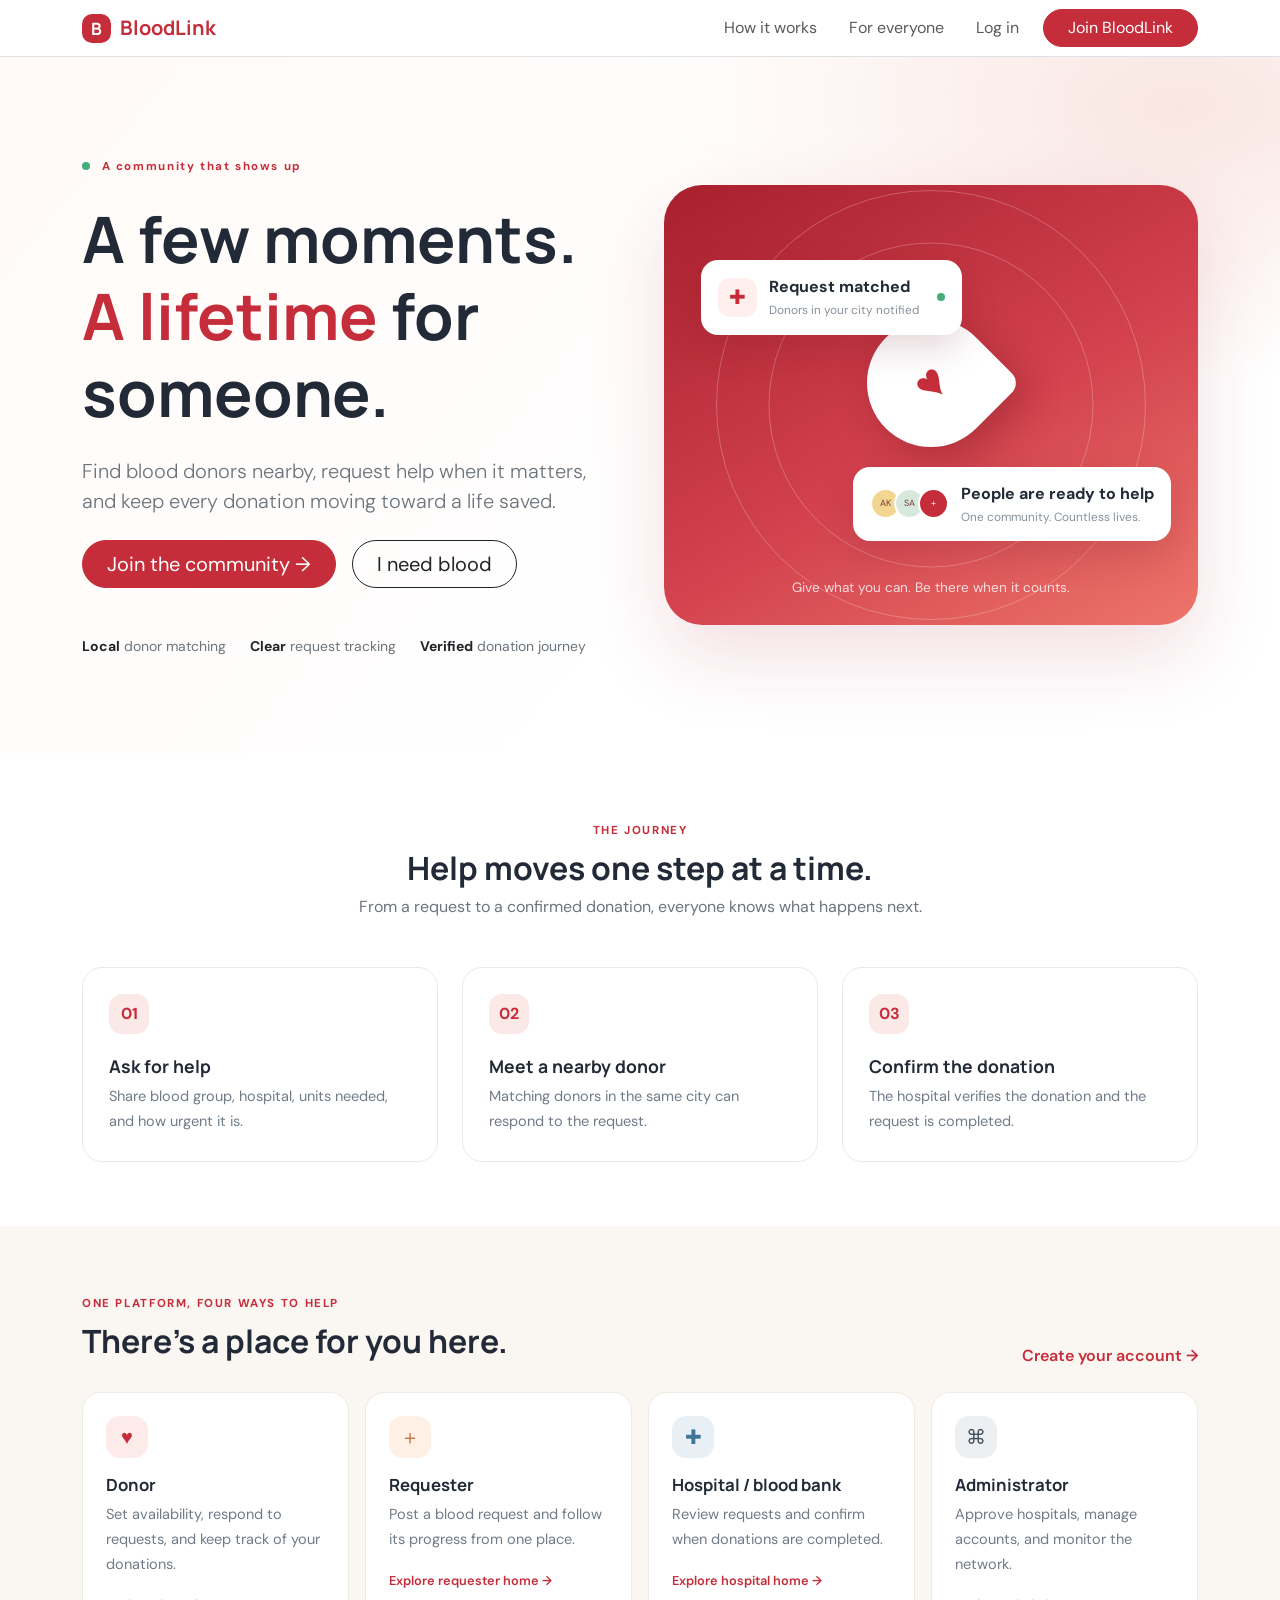
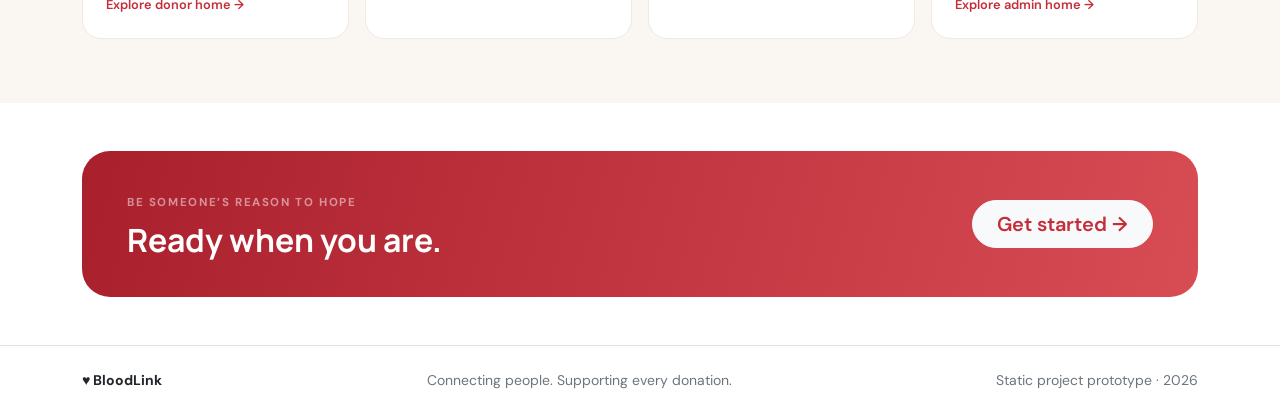
<file: index.html>
<!doctype html>
<html lang="en">
<head>
  <meta charset="utf-8"><meta name="viewport" content="width=device-width, initial-scale=1">
  <title>BloodLink | Give blood. Give hope.</title>
  <link href="https://cdn.jsdelivr.net/npm/bootstrap@5.3.3/dist/css/bootstrap.min.css" rel="stylesheet">
  <link href="assets/styles.css" rel="stylesheet">
</head>
<body>
<nav class="navbar navbar-expand-lg bg-white border-bottom sticky-top"><div class="container"><a class="navbar-brand fw-bold text-danger" href="index.html"><span class="brand-mark">B</span> BloodLink</a><button class="navbar-toggler" data-bs-toggle="collapse" data-bs-target="#nav"><span class="navbar-toggler-icon"></span></button><div class="collapse navbar-collapse" id="nav"><div class="navbar-nav ms-auto align-items-lg-center gap-lg-3"><a class="nav-link" href="#how">How it works</a><a class="nav-link" href="#roles">For everyone</a><a class="nav-link" href="login.html">Log in</a><a class="btn btn-danger rounded-pill px-4" href="signup.html">Join BloodLink</a></div></div></div></nav>
<main><section class="hero"><div class="container py-5"><div class="row align-items-center g-5 py-lg-5"><div class="col-lg-6"><span class="eyebrow"><span class="pulse-dot"></span> A community that shows up</span><h1 class="display-3 fw-bold mt-4">A few moments.<br><span class="text-danger">A lifetime</span> for someone.</h1><p class="lead text-secondary mt-4">Find blood donors nearby, request help when it matters, and keep every donation moving toward a life saved.</p><div class="d-flex flex-wrap gap-3 mt-4"><a class="btn btn-danger btn-lg rounded-pill px-4" href="signup.html">Join the community <span aria-hidden="true">→</span></a><a class="btn btn-outline-dark btn-lg rounded-pill px-4" href="login.html">I need blood</a></div><div class="d-flex gap-4 mt-5 small text-secondary"><span><strong class="text-dark">Local</strong> donor matching</span><span><strong class="text-dark">Clear</strong> request tracking</span><span><strong class="text-dark">Verified</strong> donation journey</span></div></div><div class="col-lg-6"><div class="hero-card"><div class="hero-orbit orbit-one"></div><div class="hero-orbit orbit-two"></div><div class="blood-drop">♥</div><div class="float-card card-top"><span class="mini-icon">✚</span><div><strong>Request matched</strong><small>Donors in your city notified</small></div><span class="status-dot"></span></div><div class="float-card card-bottom"><div class="avatar-stack"><i>AK</i><i>SA</i><i>+</i></div><div><strong>People are ready to help</strong><small>One community. Countless lives.</small></div></div><div class="hero-caption">Give what you can. Be there when it counts.</div></div></div></div></div></section>
<section class="py-5"><div class="container py-3"><div class="section-heading text-center"><span class="eyebrow">THE JOURNEY</span><h2 class="fw-bold mt-2">Help moves one step at a time.</h2><p class="text-secondary">From a request to a confirmed donation, everyone knows what happens next.</p></div><div class="row g-4 mt-4" id="how"><div class="col-md-4"><article class="step-card"><span class="step-num">01</span><h3>Ask for help</h3><p>Share blood group, hospital, units needed, and how urgent it is.</p></article></div><div class="col-md-4"><article class="step-card"><span class="step-num">02</span><h3>Meet a nearby donor</h3><p>Matching donors in the same city can respond to the request.</p></article></div><div class="col-md-4"><article class="step-card"><span class="step-num">03</span><h3>Confirm the donation</h3><p>The hospital verifies the donation and the request is completed.</p></article></div></div></div></section>
<section class="roles-section py-5" id="roles"><div class="container py-3"><div class="row align-items-end mb-4"><div class="col-md-8"><span class="eyebrow">ONE PLATFORM, FOUR WAYS TO HELP</span><h2 class="fw-bold mt-2">There’s a place for you here.</h2></div><div class="col-md-4 text-md-end"><a class="text-danger fw-semibold" href="signup.html">Create your account →</a></div></div><div class="row g-3"><div class="col-md-6 col-lg-3"><a class="role-card" href="donor-home.html"><span class="role-icon red">♥</span><h3>Donor</h3><p>Set availability, respond to requests, and keep track of your donations.</p><span>Explore donor home →</span></a></div><div class="col-md-6 col-lg-3"><a class="role-card" href="requester-home.html"><span class="role-icon peach">＋</span><h3>Requester</h3><p>Post a blood request and follow its progress from one place.</p><span>Explore requester home →</span></a></div><div class="col-md-6 col-lg-3"><a class="role-card" href="hospital-home.html"><span class="role-icon blue">✚</span><h3>Hospital / blood bank</h3><p>Review requests and confirm when donations are completed.</p><span>Explore hospital home →</span></a></div><div class="col-md-6 col-lg-3"><a class="role-card" href="admin-home.html"><span class="role-icon dark">⌘</span><h3>Administrator</h3><p>Approve hospitals, manage accounts, and monitor the network.</p><span>Explore admin home →</span></a></div></div></div></section>
<section class="cta-section"><div class="container py-5"><div class="cta-panel d-flex flex-column flex-lg-row align-items-lg-center justify-content-between gap-4"><div><span class="eyebrow text-white-50">BE SOMEONE’S REASON TO HOPE</span><h2 class="fw-bold mt-2 mb-0">Ready when you are.</h2></div><a class="btn btn-light btn-lg rounded-pill px-4 text-danger fw-semibold" href="signup.html">Get started <span aria-hidden="true">→</span></a></div></div></section></main>
<footer class="border-top py-4"><div class="container d-flex flex-column flex-md-row justify-content-between gap-2 small text-secondary"><span class="fw-bold text-dark">♥ BloodLink</span><span>Connecting people. Supporting every donation.</span><span>Static project prototype · 2026</span></div></footer>
<script src="https://cdn.jsdelivr.net/npm/bootstrap@5.3.3/dist/js/bootstrap.bundle.min.js"></script></body></html>
</file>
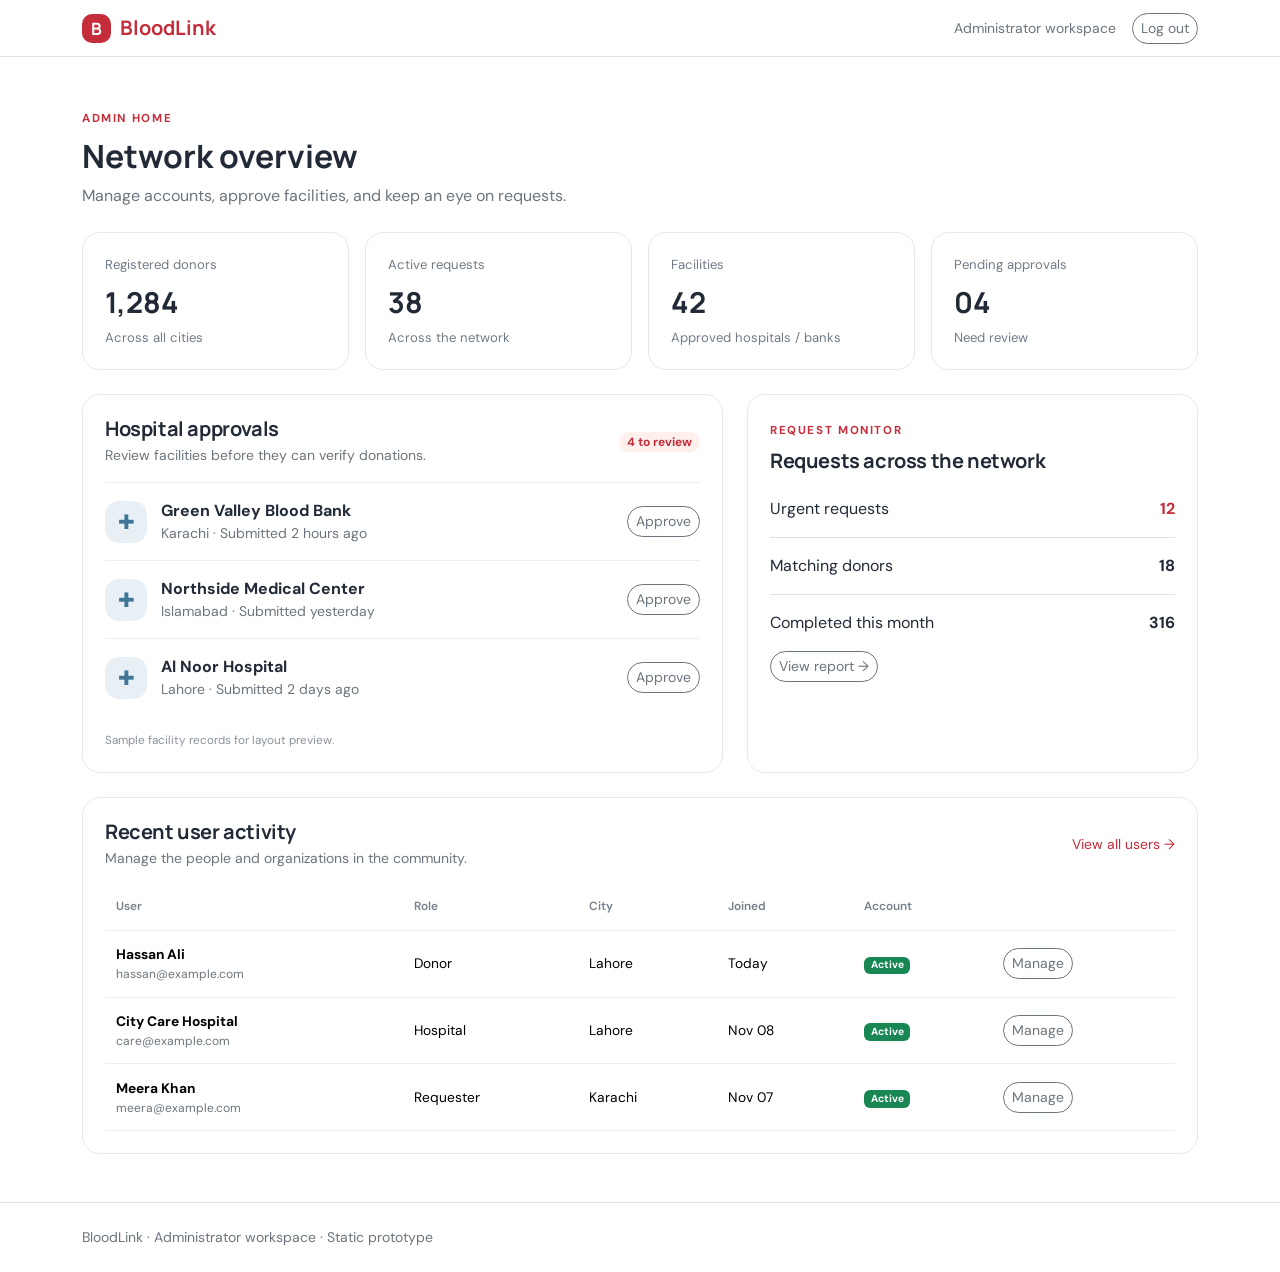
<file: admin-home.html>
<!doctype html><html lang="en"><head><meta charset="utf-8"><meta name="viewport" content="width=device-width, initial-scale=1"><title>Admin home | BloodLink</title><link href="https://cdn.jsdelivr.net/npm/bootstrap@5.3.3/dist/css/bootstrap.min.css" rel="stylesheet"><link href="assets/styles.css" rel="stylesheet"></head><body><nav class="navbar bg-white border-bottom"><div class="container"><a class="navbar-brand fw-bold text-danger" href="index.html"><span class="brand-mark">B</span> BloodLink</a><div class="ms-auto d-flex gap-3 align-items-center"><span class="small text-secondary">Administrator workspace</span><a href="login.html" class="btn btn-outline-secondary btn-sm rounded-pill">Log out</a></div></div></nav><main class="container py-5"><div class="mb-4"><span class="eyebrow">ADMIN HOME</span><h1 class="h2 fw-bold mt-2">Network overview</h1><p class="text-secondary mb-0">Manage accounts, approve facilities, and keep an eye on requests.</p></div><div class="row g-3 mb-4"><div class="col-sm-6 col-lg-3"><div class="metric-card"><span>Registered donors</span><strong>1,284</strong><small>Across all cities</small></div></div><div class="col-sm-6 col-lg-3"><div class="metric-card"><span>Active requests</span><strong>38</strong><small>Across the network</small></div></div><div class="col-sm-6 col-lg-3"><div class="metric-card"><span>Facilities</span><strong>42</strong><small>Approved hospitals / banks</small></div></div><div class="col-sm-6 col-lg-3"><div class="metric-card"><span>Pending approvals</span><strong>04</strong><small>Need review</small></div></div></div><div class="row g-4"><div class="col-lg-7"><section class="content-card"><div class="d-flex justify-content-between align-items-center mb-3"><div><h2 class="h5 fw-bold mb-1">Hospital approvals</h2><p class="small text-secondary mb-0">Review facilities before they can verify donations.</p></div><span class="badge rounded-pill badge-pale">4 to review</span></div><div class="request-row"><span class="role-icon blue">✚</span><div class="flex-grow-1"><strong>Green Valley Blood Bank</strong><div class="small text-secondary">Karachi · Submitted 2 hours ago</div></div><button class="btn btn-sm btn-outline-secondary rounded-pill" onclick="this.innerText='Approved ✓';this.disabled=true">Approve</button></div><div class="request-row"><span class="role-icon blue">✚</span><div class="flex-grow-1"><strong>Northside Medical Center</strong><div class="small text-secondary">Islamabad · Submitted yesterday</div></div><button class="btn btn-sm btn-outline-secondary rounded-pill" onclick="this.innerText='Approved ✓';this.disabled=true">Approve</button></div><div class="request-row"><span class="role-icon blue">✚</span><div class="flex-grow-1"><strong>Al Noor Hospital</strong><div class="small text-secondary">Lahore · Submitted 2 days ago</div></div><button class="btn btn-sm btn-outline-secondary rounded-pill" onclick="this.innerText='Approved ✓';this.disabled=true">Approve</button></div><p class="prototype-note mt-3 mb-0">Sample facility records for layout preview.</p></section></div><div class="col-lg-5"><section class="content-card"><span class="eyebrow">REQUEST MONITOR</span><h2 class="h5 fw-bold mt-2">Requests across the network</h2><div class="d-flex justify-content-between py-3 border-bottom"><span>Urgent requests</span><strong class="text-danger">12</strong></div><div class="d-flex justify-content-between py-3 border-bottom"><span>Matching donors</span><strong>18</strong></div><div class="d-flex justify-content-between py-3"><span>Completed this month</span><strong>316</strong></div><button class="btn btn-outline-secondary btn-sm rounded-pill" onclick="alert('Reporting is a static preview.')">View report →</button></section></div><div class="col-12"><section class="content-card"><div class="d-flex justify-content-between align-items-center"><div><h2 class="h5 fw-bold mb-1">Recent user activity</h2><p class="small text-secondary mb-0">Manage the people and organizations in the community.</p></div><a href="#" class="small text-danger">View all users →</a></div><div class="table-responsive mt-3"><table class="table align-middle mb-0"><thead><tr><th>User</th><th>Role</th><th>City</th><th>Joined</th><th>Account</th><th></th></tr></thead><tbody><tr><td><strong>Hassan Ali</strong><div class="small text-secondary">hassan@example.com</div></td><td>Donor</td><td>Lahore</td><td>Today</td><td><span class="badge text-bg-success">Active</span></td><td><button class="btn btn-sm btn-outline-secondary rounded-pill" onclick="alert('User management is a static preview.')">Manage</button></td></tr><tr><td><strong>City Care Hospital</strong><div class="small text-secondary">care@example.com</div></td><td>Hospital</td><td>Lahore</td><td>Nov 08</td><td><span class="badge text-bg-success">Active</span></td><td><button class="btn btn-sm btn-outline-secondary rounded-pill" onclick="alert('User management is a static preview.')">Manage</button></td></tr><tr><td><strong>Meera Khan</strong><div class="small text-secondary">meera@example.com</div></td><td>Requester</td><td>Karachi</td><td>Nov 07</td><td><span class="badge text-bg-success">Active</span></td><td><button class="btn btn-sm btn-outline-secondary rounded-pill" onclick="alert('User management is a static preview.')">Manage</button></td></tr></tbody></table></div></section></div></div></main><footer class="py-4 border-top"><div class="container small text-secondary">BloodLink · Administrator workspace · Static prototype</div></footer></body></html>
</file>
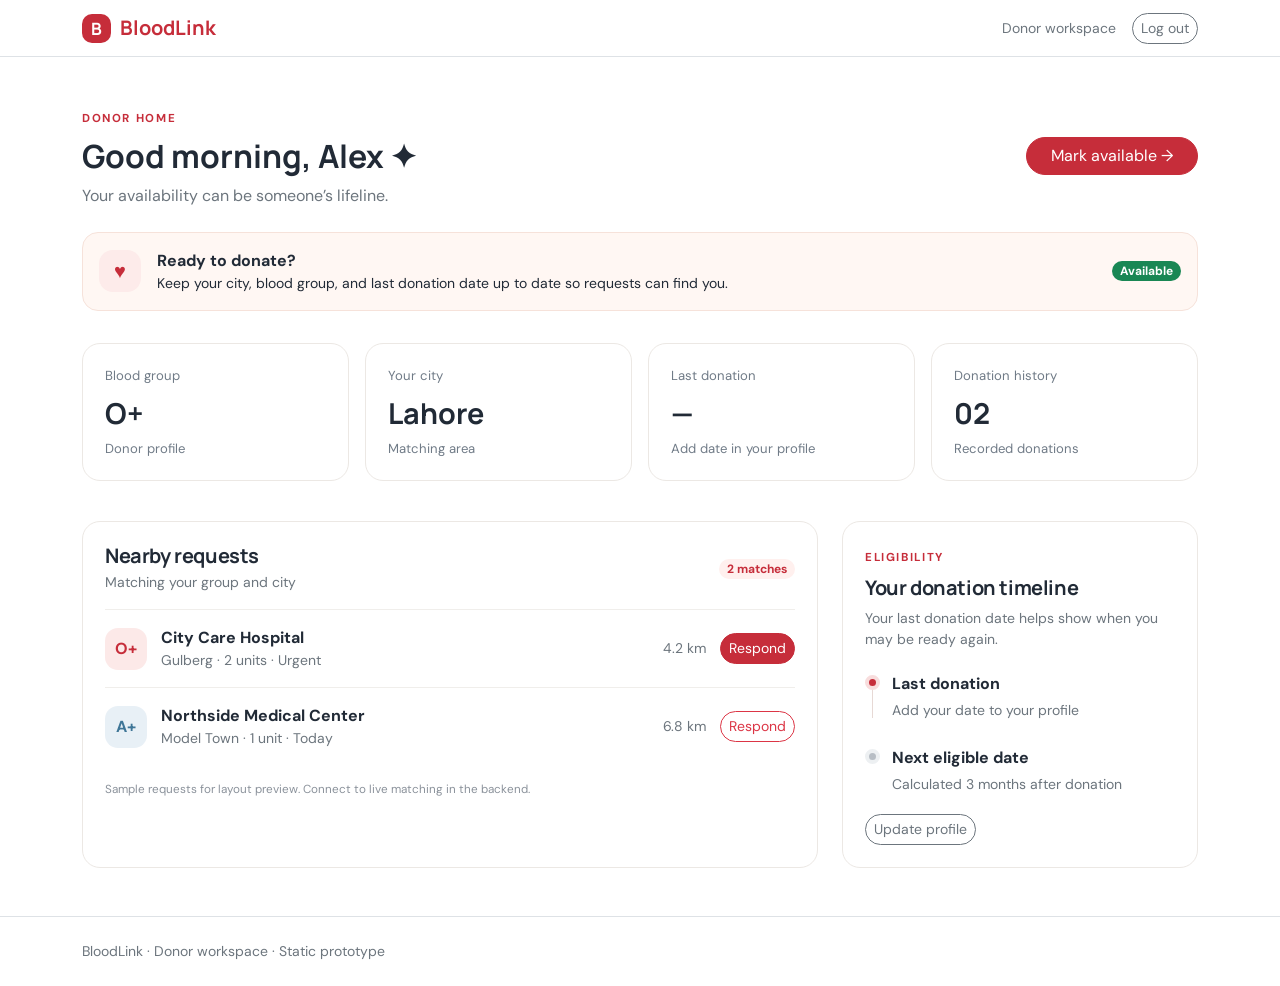
<file: donor-home.html>
<!doctype html><html lang="en"><head><meta charset="utf-8"><meta name="viewport" content="width=device-width, initial-scale=1"><title>Donor home | BloodLink</title><link href="https://cdn.jsdelivr.net/npm/bootstrap@5.3.3/dist/css/bootstrap.min.css" rel="stylesheet"><link href="assets/styles.css" rel="stylesheet"></head><body><nav class="navbar navbar-expand-lg bg-white border-bottom"><div class="container"><a class="navbar-brand fw-bold text-danger" href="index.html"><span class="brand-mark">B</span> BloodLink</a><div class="ms-auto d-flex gap-3 align-items-center"><span class="small text-secondary">Donor workspace</span><a href="login.html" class="btn btn-outline-secondary btn-sm rounded-pill">Log out</a></div></div></nav><main class="container py-5"><div class="d-flex flex-column flex-md-row justify-content-between align-items-md-center gap-3 mb-4"><div><span class="eyebrow">DONOR HOME</span><h1 class="h2 fw-bold mt-2">Good morning, Alex <span aria-hidden="true">✦</span></h1><p class="text-secondary mb-0">Your availability can be someone’s lifeline.</p></div><button class="btn btn-danger rounded-pill px-4" onclick="this.innerText=this.innerText.includes('Available')?'Set unavailable':'Mark available ✓'">Mark available <span aria-hidden="true">→</span></button></div><div class="alert alert-soft d-flex gap-3 align-items-center"><span class="role-icon red flex-shrink-0">♥</span><div><strong>Ready to donate?</strong><div class="small">Keep your city, blood group, and last donation date up to date so requests can find you.</div></div><span class="badge rounded-pill text-bg-success ms-auto">Available</span></div><div class="row g-3 my-3"><div class="col-sm-6 col-lg-3"><div class="metric-card"><span>Blood group</span><strong>O+</strong><small>Donor profile</small></div></div><div class="col-sm-6 col-lg-3"><div class="metric-card"><span>Your city</span><strong>Lahore</strong><small>Matching area</small></div></div><div class="col-sm-6 col-lg-3"><div class="metric-card"><span>Last donation</span><strong>—</strong><small>Add date in your profile</small></div></div><div class="col-sm-6 col-lg-3"><div class="metric-card"><span>Donation history</span><strong>02</strong><small>Recorded donations</small></div></div></div><div class="row g-4 mt-2"><div class="col-lg-8"><section class="content-card"><div class="d-flex justify-content-between align-items-center mb-3"><div><h2 class="h5 fw-bold mb-1">Nearby requests</h2><p class="small text-secondary mb-0">Matching your group and city</p></div><span class="badge rounded-pill badge-pale">2 matches</span></div><div class="request-row"><span class="blood-badge">O+</span><div class="flex-grow-1"><strong>City Care Hospital</strong><div class="small text-secondary">Gulberg · 2 units · Urgent</div></div><span class="text-secondary small d-none d-sm-inline">4.2 km</span><button class="btn btn-sm btn-danger rounded-pill" onclick="this.innerText='Accepted ✓';this.disabled=true">Respond</button></div><div class="request-row"><span class="blood-badge blood-blue">A+</span><div class="flex-grow-1"><strong>Northside Medical Center</strong><div class="small text-secondary">Model Town · 1 unit · Today</div></div><span class="text-secondary small d-none d-sm-inline">6.8 km</span><button class="btn btn-sm btn-outline-danger rounded-pill" onclick="this.innerText='Accepted ✓';this.disabled=true">Respond</button></div><p class="prototype-note mt-3 mb-0">Sample requests for layout preview. Connect to live matching in the backend.</p></section></div><div class="col-lg-4"><section class="content-card h-100"><span class="eyebrow">ELIGIBILITY</span><h2 class="h5 fw-bold mt-2">Your donation timeline</h2><p class="small text-secondary">Your last donation date helps show when you may be ready again.</p><div class="timeline-line"><span class="timeline-dot"></span><div><strong>Last donation</strong><p class="small text-secondary">Add your date to your profile</p></div></div><div class="timeline-line"><span class="timeline-dot muted"></span><div><strong>Next eligible date</strong><p class="small text-secondary">Calculated 3 months after donation</p></div></div><a class="btn btn-outline-secondary btn-sm rounded-pill" href="signup.html">Update profile</a></section></div></div></main><footer class="py-4 border-top"><div class="container small text-secondary">BloodLink · Donor workspace · Static prototype</div></footer></body></html>
</file>
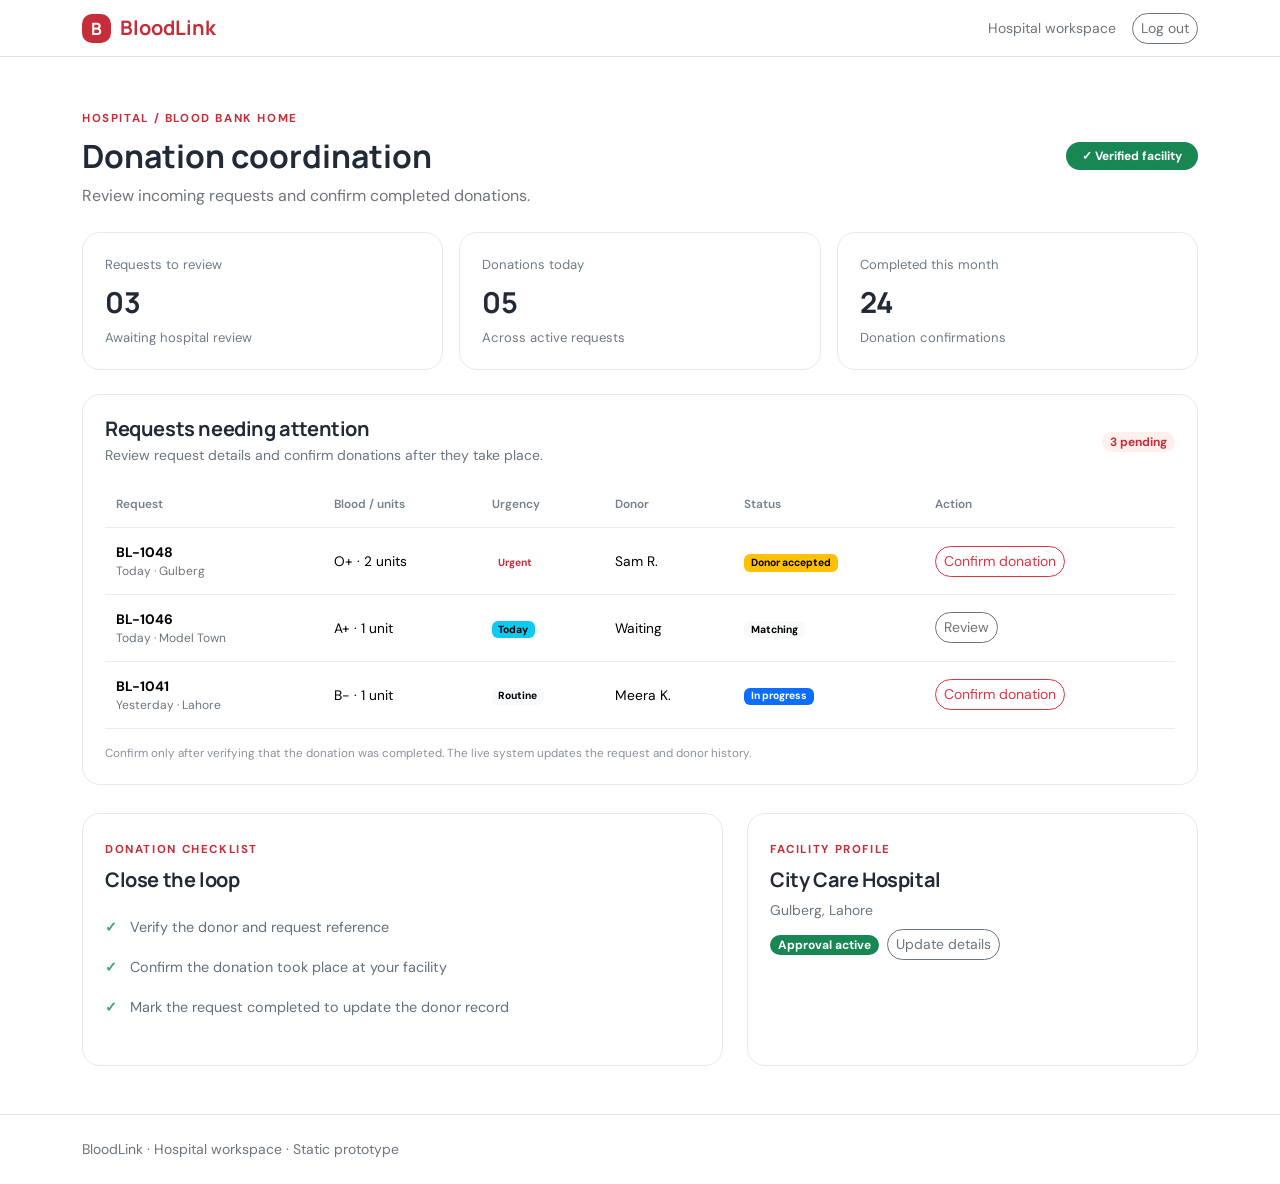
<file: hospital-home.html>
<!doctype html><html lang="en"><head><meta charset="utf-8"><meta name="viewport" content="width=device-width, initial-scale=1"><title>Hospital home | BloodLink</title><link href="https://cdn.jsdelivr.net/npm/bootstrap@5.3.3/dist/css/bootstrap.min.css" rel="stylesheet"><link href="assets/styles.css" rel="stylesheet"></head><body><nav class="navbar bg-white border-bottom"><div class="container"><a class="navbar-brand fw-bold text-danger" href="index.html"><span class="brand-mark">B</span> BloodLink</a><div class="ms-auto d-flex gap-3 align-items-center"><span class="small text-secondary">Hospital workspace</span><a href="login.html" class="btn btn-outline-secondary btn-sm rounded-pill">Log out</a></div></div></nav><main class="container py-5"><div class="d-flex flex-column flex-md-row justify-content-between align-items-md-center gap-3 mb-4"><div><span class="eyebrow">HOSPITAL / BLOOD BANK HOME</span><h1 class="h2 fw-bold mt-2">Donation coordination</h1><p class="text-secondary mb-0">Review incoming requests and confirm completed donations.</p></div><span class="badge rounded-pill text-bg-success p-2 px-3">✓ Verified facility</span></div><div class="row g-3 mb-4"><div class="col-sm-4"><div class="metric-card"><span>Requests to review</span><strong>03</strong><small>Awaiting hospital review</small></div></div><div class="col-sm-4"><div class="metric-card"><span>Donations today</span><strong>05</strong><small>Across active requests</small></div></div><div class="col-sm-4"><div class="metric-card"><span>Completed this month</span><strong>24</strong><small>Donation confirmations</small></div></div></div><section class="content-card"><div class="d-flex justify-content-between align-items-center flex-wrap gap-2 mb-3"><div><h2 class="h5 fw-bold mb-1">Requests needing attention</h2><p class="small text-secondary mb-0">Review request details and confirm donations after they take place.</p></div><span class="badge rounded-pill badge-pale">3 pending</span></div><div class="table-responsive"><table class="table align-middle"><thead><tr><th>Request</th><th>Blood / units</th><th>Urgency</th><th>Donor</th><th>Status</th><th>Action</th></tr></thead><tbody><tr><td><strong>BL-1048</strong><div class="small text-secondary">Today · Gulberg</div></td><td>O+ · 2 units</td><td><span class="badge text-bg-danger-subtle text-danger">Urgent</span></td><td>Sam R.</td><td><span class="badge text-bg-warning">Donor accepted</span></td><td><button class="btn btn-sm btn-outline-danger rounded-pill" onclick="this.innerText='Confirmed ✓';this.className='btn btn-sm btn-success rounded-pill'">Confirm donation</button></td></tr><tr><td><strong>BL-1046</strong><div class="small text-secondary">Today · Model Town</div></td><td>A+ · 1 unit</td><td><span class="badge text-bg-info">Today</span></td><td>Waiting</td><td><span class="badge text-bg-light">Matching</span></td><td><button class="btn btn-sm btn-outline-secondary rounded-pill" onclick="alert('Request review is a static preview.')">Review</button></td></tr><tr><td><strong>BL-1041</strong><div class="small text-secondary">Yesterday · Lahore</div></td><td>B− · 1 unit</td><td><span class="badge text-bg-light">Routine</span></td><td>Meera K.</td><td><span class="badge text-bg-primary">In progress</span></td><td><button class="btn btn-sm btn-outline-danger rounded-pill" onclick="this.innerText='Confirmed ✓';this.disabled=true">Confirm donation</button></td></tr></tbody></table></div><p class="prototype-note mb-0">Confirm only after verifying that the donation was completed. The live system updates the request and donor history.</p></section><div class="row g-4 mt-1"><div class="col-lg-7"><section class="content-card"><span class="eyebrow">DONATION CHECKLIST</span><h2 class="h5 fw-bold mt-2">Close the loop</h2><ul class="check-list mt-3"><li>Verify the donor and request reference</li><li>Confirm the donation took place at your facility</li><li>Mark the request completed to update the donor record</li></ul></section></div><div class="col-lg-5"><section class="content-card"><span class="eyebrow">FACILITY PROFILE</span><h2 class="h5 fw-bold mt-2">City Care Hospital</h2><p class="small text-secondary mb-2">Gulberg, Lahore</p><span class="badge rounded-pill text-bg-success">Approval active</span><a href="signup.html" class="btn btn-sm btn-outline-secondary rounded-pill ms-2">Update details</a></section></div></div></main><footer class="py-4 border-top"><div class="container small text-secondary">BloodLink · Hospital workspace · Static prototype</div></footer></body></html>
</file>
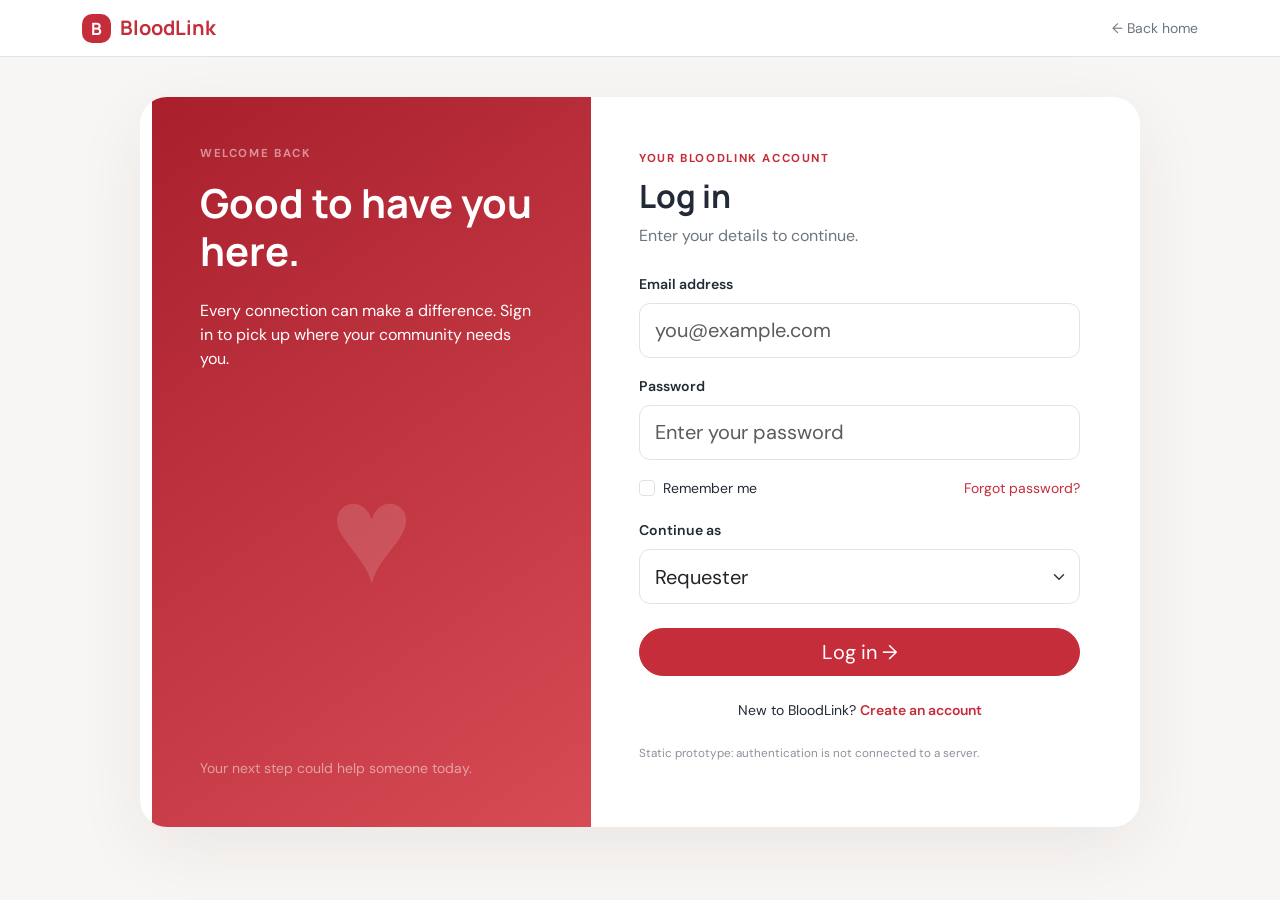
<file: login.html>
<!doctype html><html lang="en"><head><meta charset="utf-8"><meta name="viewport" content="width=device-width, initial-scale=1"><title>Log in | BloodLink</title><link href="https://cdn.jsdelivr.net/npm/bootstrap@5.3.3/dist/css/bootstrap.min.css" rel="stylesheet"><link href="assets/styles.css" rel="stylesheet"></head><body class="auth-page"><nav class="navbar bg-white border-bottom"><div class="container"><a class="navbar-brand fw-bold text-danger" href="index.html"><span class="brand-mark">B</span> BloodLink</a><a class="small text-secondary" href="index.html">← Back home</a></div></nav><main class="container auth-wrap"><div class="auth-aside"><span class="eyebrow text-white-50">WELCOME BACK</span><h1 class="display-5 fw-bold mt-3">Good to have you here.</h1><p class="mt-3">Every connection can make a difference. Sign in to pick up where your community needs you.</p><div class="auth-heart">♥</div><p class="small text-white-50 mt-auto mb-0">Your next step could help someone today.</p></div><div class="auth-form"><span class="eyebrow">YOUR BLOODLINK ACCOUNT</span><h2 class="fw-bold mt-2">Log in</h2><p class="text-secondary mb-4">Enter your details to continue.</p><form action="#" method="get"><label class="form-label" for="email">Email address</label><input class="form-control form-control-lg mb-3" id="email" type="email" placeholder="you@example.com" required><label class="form-label" for="password">Password</label><input class="form-control form-control-lg" id="password" type="password" placeholder="Enter your password" required><div class="d-flex justify-content-between align-items-center my-3"><div class="form-check"><input class="form-check-input" type="checkbox" id="remember"><label class="form-check-label small" for="remember">Remember me</label></div><a class="small text-danger" href="#">Forgot password?</a></div><label class="form-label" for="role">Continue as</label><select class="form-select form-select-lg mb-4" id="role"><option value="requester-home.html">Requester</option><option value="donor-home.html">Donor</option><option value="hospital-home.html">Hospital / blood bank</option><option value="admin-home.html">Administrator</option></select><button class="btn btn-danger btn-lg w-100 rounded-pill" type="submit" onclick="this.form.action=document.getElementById('role').value">Log in <span aria-hidden="true">→</span></button></form><p class="small text-center mt-4 mb-0">New to BloodLink? <a class="text-danger fw-semibold" href="signup.html">Create an account</a></p><p class="prototype-note mt-4">Static prototype: authentication is not connected to a server.</p></div></main><script src="https://cdn.jsdelivr.net/npm/bootstrap@5.3.3/dist/js/bootstrap.bundle.min.js"></script></body></html>
</file>
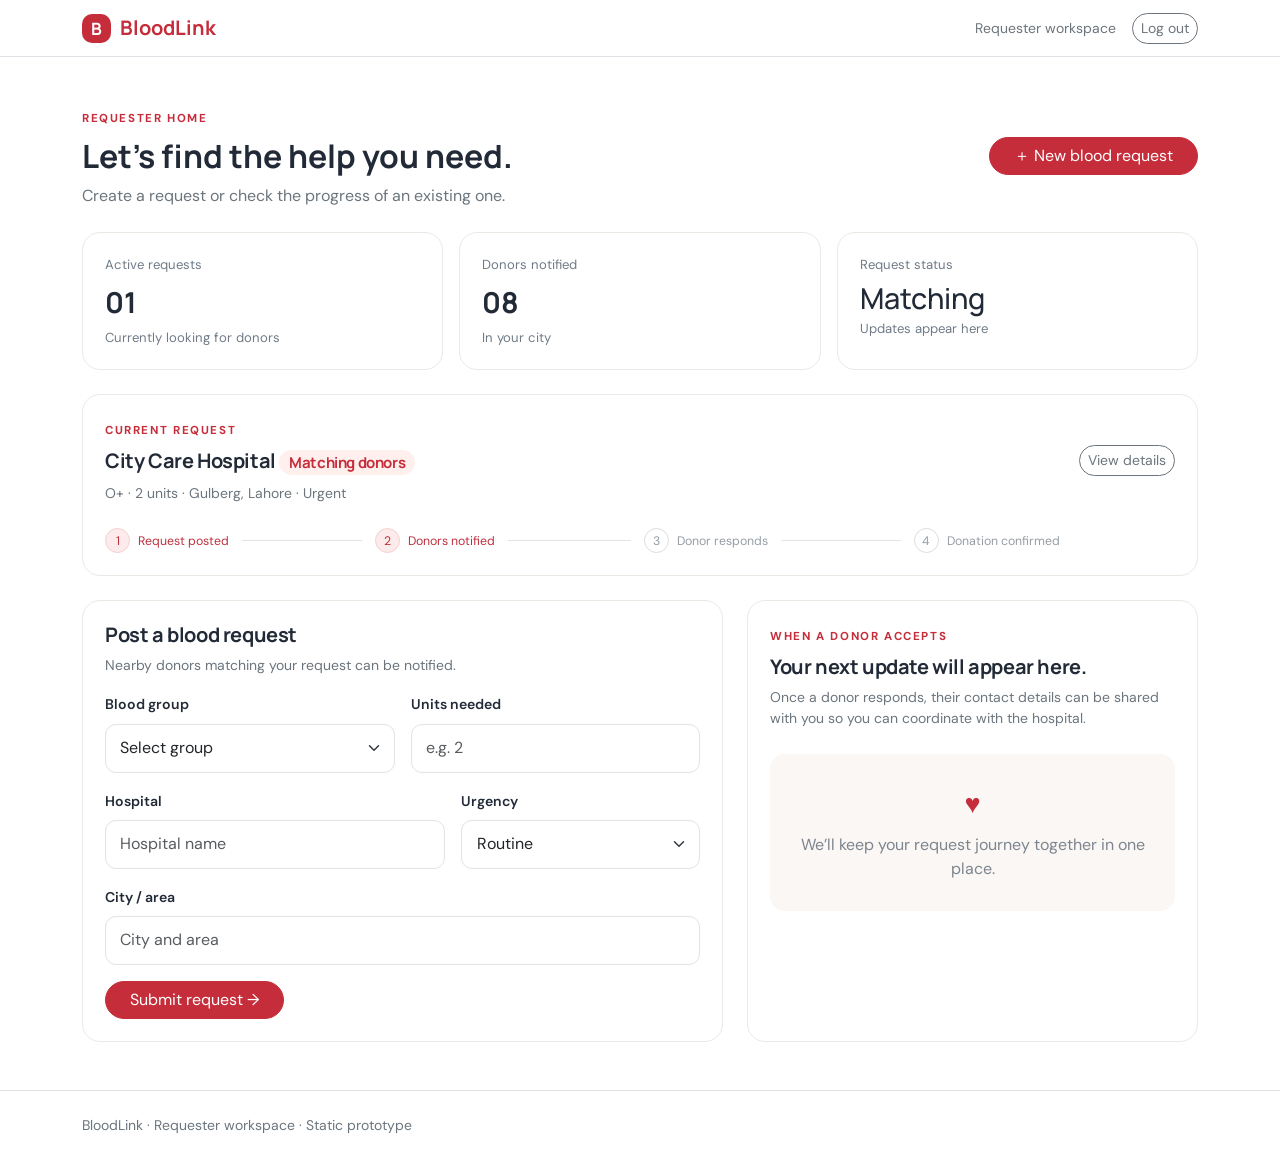
<file: requester-home.html>
<!doctype html><html lang="en"><head><meta charset="utf-8"><meta name="viewport" content="width=device-width, initial-scale=1"><title>Requester home | BloodLink</title><link href="https://cdn.jsdelivr.net/npm/bootstrap@5.3.3/dist/css/bootstrap.min.css" rel="stylesheet"><link href="assets/styles.css" rel="stylesheet"></head><body><nav class="navbar bg-white border-bottom"><div class="container"><a class="navbar-brand fw-bold text-danger" href="index.html"><span class="brand-mark">B</span> BloodLink</a><div class="ms-auto d-flex gap-3 align-items-center"><span class="small text-secondary">Requester workspace</span><a href="login.html" class="btn btn-outline-secondary btn-sm rounded-pill">Log out</a></div></div></nav><main class="container py-5"><div class="d-flex flex-column flex-md-row justify-content-between align-items-md-center gap-3 mb-4"><div><span class="eyebrow">REQUESTER HOME</span><h1 class="h2 fw-bold mt-2">Let’s find the help you need.</h1><p class="text-secondary mb-0">Create a request or check the progress of an existing one.</p></div><a class="btn btn-danger rounded-pill px-4" href="#new-request">＋ New blood request</a></div><div class="row g-3 mb-4"><div class="col-sm-4"><div class="metric-card"><span>Active requests</span><strong>01</strong><small>Currently looking for donors</small></div></div><div class="col-sm-4"><div class="metric-card"><span>Donors notified</span><strong>08</strong><small>In your city</small></div></div><div class="col-sm-4"><div class="metric-card"><span>Request status</span><strong class="h4">Matching</strong><small>Updates appear here</small></div></div></div><section class="content-card mb-4"><div class="d-flex justify-content-between align-items-center flex-wrap gap-2"><div><span class="eyebrow">CURRENT REQUEST</span><h2 class="h5 fw-bold mt-2">City Care Hospital <span class="badge rounded-pill badge-pale">Matching donors</span></h2><p class="small text-secondary mb-0">O+ · 2 units · Gulberg, Lahore · Urgent</p></div><button class="btn btn-outline-secondary btn-sm rounded-pill" onclick="alert('Request details are a static preview.')">View details</button></div><div class="progress-steps mt-4"><div class="progress-step active"><i>1</i><span>Request posted</span></div><div class="progress-step active"><i>2</i><span>Donors notified</span></div><div class="progress-step"><i>3</i><span>Donor responds</span></div><div class="progress-step"><i>4</i><span>Donation confirmed</span></div></div></section><div class="row g-4"><div class="col-lg-7"><section class="content-card" id="new-request"><h2 class="h5 fw-bold">Post a blood request</h2><p class="small text-secondary">Nearby donors matching your request can be notified.</p><form action="#"><div class="row g-3"><div class="col-sm-6"><label class="form-label" for="group">Blood group</label><select class="form-select" id="group"><option>Select group</option><option>A+</option><option>A-</option><option>B+</option><option>B-</option><option>AB+</option><option>AB-</option><option>O+</option><option>O-</option></select></div><div class="col-sm-6"><label class="form-label" for="units">Units needed</label><input id="units" type="number" class="form-control" min="1" placeholder="e.g. 2"></div><div class="col-sm-7"><label class="form-label" for="hospital">Hospital</label><input class="form-control" id="hospital" placeholder="Hospital name"></div><div class="col-sm-5"><label class="form-label" for="urgency">Urgency</label><select class="form-select" id="urgency"><option>Routine</option><option>Today</option><option>Urgent</option></select></div><div class="col-12"><label class="form-label" for="location">City / area</label><input class="form-control" id="location" placeholder="City and area"></div><div class="col-12"><button class="btn btn-danger rounded-pill px-4" type="button" onclick="alert('This static form is ready to connect to the request service.')">Submit request →</button></div></div></form></section></div><div class="col-lg-5"><section class="content-card h-100"><span class="eyebrow">WHEN A DONOR ACCEPTS</span><h2 class="h5 fw-bold mt-2">Your next update will appear here.</h2><p class="small text-secondary">Once a donor responds, their contact details can be shared with you so you can coordinate with the hospital.</p><div class="empty-state"><span>♥</span><p class="mb-0">We’ll keep your request journey together in one place.</p></div></section></div></div></main><footer class="py-4 border-top"><div class="container small text-secondary">BloodLink · Requester workspace · Static prototype</div></footer></body></html>
</file>
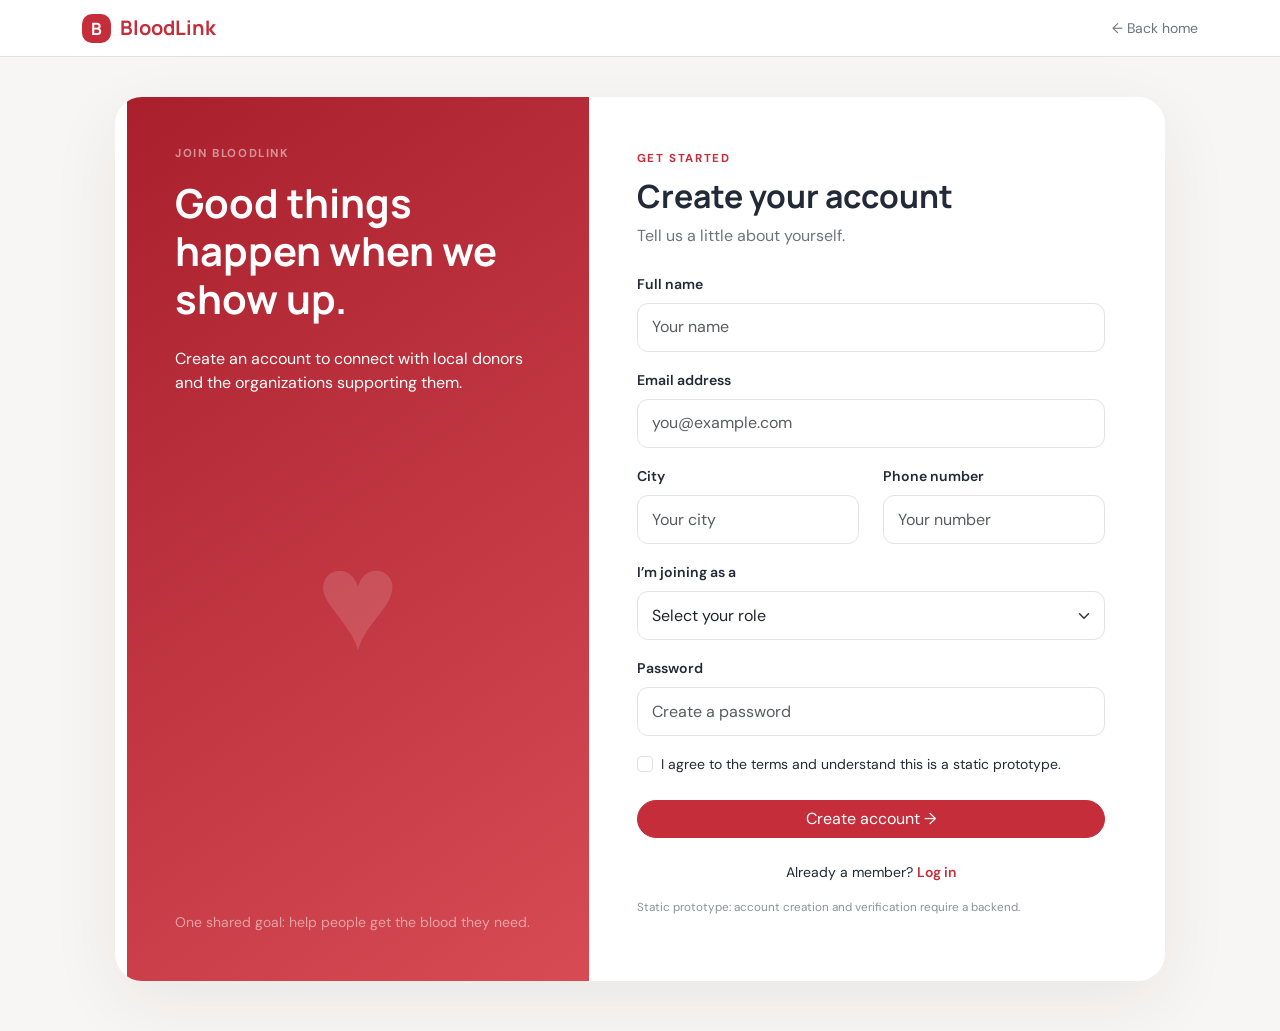
<file: signup.html>
<!doctype html><html lang="en"><head><meta charset="utf-8"><meta name="viewport" content="width=device-width, initial-scale=1"><title>Create account | BloodLink</title><link href="https://cdn.jsdelivr.net/npm/bootstrap@5.3.3/dist/css/bootstrap.min.css" rel="stylesheet"><link href="assets/styles.css" rel="stylesheet"></head><body class="auth-page"><nav class="navbar bg-white border-bottom"><div class="container"><a class="navbar-brand fw-bold text-danger" href="index.html"><span class="brand-mark">B</span> BloodLink</a><a class="small text-secondary" href="index.html">← Back home</a></div></nav><main class="container auth-wrap signup-wrap"><div class="auth-aside"><span class="eyebrow text-white-50">JOIN BLOODLINK</span><h1 class="display-5 fw-bold mt-3">Good things happen when we show up.</h1><p class="mt-3">Create an account to connect with local donors and the organizations supporting them.</p><div class="auth-heart">♥</div><p class="small text-white-50 mt-auto mb-0">One shared goal: help people get the blood they need.</p></div><div class="auth-form"><span class="eyebrow">GET STARTED</span><h2 class="fw-bold mt-2">Create your account</h2><p class="text-secondary mb-4">Tell us a little about yourself.</p><form action="#" method="get"><label class="form-label" for="name">Full name</label><input class="form-control mb-3" id="name" placeholder="Your name" required><label class="form-label" for="signup-email">Email address</label><input class="form-control mb-3" id="signup-email" type="email" placeholder="you@example.com" required><div class="row"><div class="col-sm-6"><label class="form-label" for="city">City</label><input class="form-control mb-3" id="city" placeholder="Your city" required></div><div class="col-sm-6"><label class="form-label" for="phone">Phone number</label><input class="form-control mb-3" id="phone" type="tel" placeholder="Your number"></div></div><label class="form-label" for="signup-role">I’m joining as a</label><select class="form-select mb-3" id="signup-role" required><option value="" selected disabled>Select your role</option><option value="donor-home.html">Donor</option><option value="requester-home.html">Requester</option><option value="hospital-home.html">Hospital / blood bank</option><option value="admin-home.html">Administrator</option></select><div id="donor-fields" class="row d-none"><div class="col-sm-6"><label class="form-label" for="blood">Blood group</label><select class="form-select mb-3" id="blood"><option>A+</option><option>A-</option><option>B+</option><option>B-</option><option>AB+</option><option>AB-</option><option>O+</option><option>O-</option></select></div><div class="col-sm-6"><label class="form-label" for="last-donation">Last donation date</label><input class="form-control mb-3" id="last-donation" type="date"></div></div><label class="form-label" for="signup-password">Password</label><input class="form-control mb-3" id="signup-password" type="password" placeholder="Create a password" required><div class="form-check mb-4"><input class="form-check-input" id="terms" type="checkbox" required><label class="form-check-label small" for="terms">I agree to the terms and understand this is a static prototype.</label></div><button class="btn btn-danger w-100 rounded-pill" type="submit" onclick="this.form.action=document.getElementById('signup-role').value || 'login.html'">Create account <span aria-hidden="true">→</span></button></form><p class="small text-center mt-4 mb-0">Already a member? <a class="text-danger fw-semibold" href="login.html">Log in</a></p><p class="prototype-note mt-3">Static prototype: account creation and verification require a backend.</p></div></main><script>const role=document.getElementById('signup-role');role.addEventListener('change',()=>document.getElementById('donor-fields').classList.toggle('d-none',role.value!=='donor-home.html'));</script><script src="https://cdn.jsdelivr.net/npm/bootstrap@5.3.3/dist/js/bootstrap.bundle.min.js"></script></body></html>
</file>
<file: assets/styles.css>
@import url('https://fonts.googleapis.com/css2?family=DM+Sans:wght@400;500;600;700&family=Manrope:wght@400;500;600;700;800&display=swap');
:root{--red:#c62d3a;--red-dark:#a91f2c;--ink:#212a36;--muted:#707b87;--cream:#faf6f2;--line:#ece8e4}*{box-sizing:border-box}body{font-family:'DM Sans',sans-serif;color:var(--ink);background:#fff}h1,h2,h3,.navbar-brand{font-family:'Manrope',sans-serif}a{text-decoration:none}.text-danger{color:var(--red)!important}.btn-danger{background:var(--red);border-color:var(--red)}.btn-danger:hover{background:var(--red-dark);border-color:var(--red-dark)}.brand-mark{display:inline-grid;place-items:center;background:var(--red);color:white;width:29px;height:29px;border-radius:10px;font-size:17px;margin-right:5px}.hero{background:radial-gradient(ellipse at 92% 7%,#f9e6e2 0,transparent 30%),linear-gradient(130deg,#fffaf7,#fff 60%)}.eyebrow{color:var(--red);font-size:.72rem;font-weight:700;letter-spacing:.14em}.pulse-dot,.status-dot{display:inline-block;width:8px;height:8px;border-radius:50%;background:#45ad7c;margin-right:7px}.hero .lead{max-width:520px}.hero-card{height:440px;position:relative;border-radius:38px;background:linear-gradient(150deg,#a81f2d,#d3424e 56%,#ed756a);overflow:hidden;box-shadow:0 30px 80px #a7243326}.hero-orbit{position:absolute;border:1px solid #ffffff3d;border-radius:50%;width:430px;height:430px;left:50%;top:50%;transform:translate(-50%,-50%)}.orbit-two{width:325px;height:325px}.blood-drop{position:absolute;left:50%;top:45%;transform:translate(-50%,-50%) rotate(-45deg);background:#fff;color:var(--red);width:128px;height:128px;border-radius:70% 70% 15% 70%;display:grid;place-items:center;font-size:48px;box-shadow:0 15px 38px #68121955}.float-card{position:absolute;background:white;border-radius:17px;padding:15px 17px;display:flex;align-items:center;gap:12px;box-shadow:0 13px 35px #6714212b}.float-card strong,.float-card small{display:block}.float-card small{color:#87909a;font-size:.74rem;margin-top:3px}.card-top{left:7%;top:17%}.card-bottom{right:5%;bottom:19%}.mini-icon{color:var(--red);background:#fff0ee;border-radius:12px;width:39px;height:39px;display:grid;place-items:center;font-size:20px}.card-top .status-dot{margin:0 0 0 6px}.avatar-stack{display:flex}.avatar-stack i{font-style:normal;background:#f3cebd;color:#723e36;width:31px;height:31px;border:2px solid white;border-radius:50%;display:grid;place-items:center;margin-left:-7px;font-size:9px}.avatar-stack i:first-child{margin:0;background:#f4d693}.avatar-stack i:nth-child(2){background:#d7e9dd}.avatar-stack i:last-child{background:var(--red);color:white}.hero-caption{position:absolute;bottom:6%;width:100%;text-align:center;color:#ffffffcb;font-size:.85rem}.section-heading{max-width:680px;margin:auto}.section-heading h2,.roles-section h2{font-size:2rem}.step-card{background:#fff;border:1px solid var(--line);padding:26px;border-radius:20px;height:100%}.step-num{display:grid;place-items:center;width:40px;height:40px;background:#fbe9e7;color:var(--red);font-weight:700;border-radius:13px;margin-bottom:22px}.step-card h3{font-size:1.1rem;font-weight:700}.step-card p,.role-card p{color:var(--muted);font-size:.91rem;line-height:1.7;margin-bottom:0}.roles-section{background:var(--cream)}.role-card{display:block;height:100%;background:white;padding:23px;border-radius:19px;color:var(--ink);border:1px solid #f0eae4;transition:transform .2s,box-shadow .2s}.role-card:hover{transform:translateY(-4px);box-shadow:0 15px 35px #29201a12;color:var(--ink)}.role-card h3{font-size:1.05rem;font-weight:700;margin:17px 0 8px}.role-card>span:last-child{display:block;color:var(--red);font-size:.8rem;font-weight:600;margin-top:18px}.role-icon{display:grid;place-items:center;width:42px;height:42px;border-radius:14px;font-size:20px}.role-icon.red{background:#fdebea;color:var(--red)}.role-icon.peach{background:#fff0e6;color:#c46d3e}.role-icon.blue{background:#e8f0f6;color:#3f7697}.role-icon.dark{background:#edf0f2;color:#45505c}.cta-panel{background:linear-gradient(105deg,#a91f2c,#d84c54);color:white;padding:38px 45px;border-radius:28px}.cta-panel h2{font-size:2rem}.auth-page{background:#f8f6f4;min-height:100vh}.auth-wrap{max-width:1000px;display:grid;grid-template-columns:.9fr 1.1fr;background:white;border-radius:27px;overflow:hidden;box-shadow:0 20px 70px #24201c12;margin-top:40px;margin-bottom:50px}.auth-aside{background:linear-gradient(145deg,#a91f2c,#d64b54);color:#fff;padding:48px;display:flex;flex-direction:column;min-height:620px}.auth-aside h1{font-size:2.5rem}.auth-heart{font-size:140px;line-height:1;color:#ffffff23;margin:auto;text-align:center}.auth-form{padding:48px}.form-control,.form-select{border-color:#e4e3e1;border-radius:11px;padding:.72rem .9rem}.form-control:focus,.form-select:focus{border-color:#dc8c91;box-shadow:0 0 0 .2rem #c62d3a19}.form-label{font-size:.88rem;font-weight:600}.prototype-note{font-size:.73rem;color:#8b929b}.signup-wrap{max-width:1050px}.signup-wrap .auth-aside{min-height:740px}.alert-soft{background:#fff7f3;border:1px solid #f6e2da;border-radius:16px}.metric-card,.content-card{height:100%;background:#fff;border:1px solid var(--line);border-radius:18px;padding:22px}.metric-card span,.metric-card small{display:block;color:var(--muted);font-size:.82rem}.metric-card strong{display:block;font-family:'Manrope',sans-serif;font-size:1.8rem;margin:7px 0 3px}.content-card h2{letter-spacing:-.02em}.badge-pale{background:#fff0ee;color:var(--red)}.request-row{display:flex;align-items:center;gap:14px;padding:16px 0;border-top:1px solid #f0eeeb}.request-row:first-of-type{margin-top:4px}.blood-badge{width:42px;height:42px;background:#fce9e8;color:var(--red);font-weight:700;border-radius:13px;display:grid;place-items:center}.blood-blue{background:#e8f0f6;color:#3f7697}.timeline-line{display:flex;gap:12px;position:relative;padding:6px 0}.timeline-line:not(:last-of-type):after{content:'';position:absolute;width:1px;height:29px;background:#e7d9d5;left:7px;top:23px}.timeline-dot{width:15px;height:15px;border-radius:50%;background:var(--red);border:4px solid #f8dddd;margin-top:3px;z-index:1}.timeline-dot.muted{background:#b8bec5;border-color:#edf0f2}.timeline-line p{margin:4px 0 13px}.progress-steps{display:flex;justify-content:space-between;gap:8px}.progress-step{display:flex;align-items:center;gap:8px;color:#969da5;font-size:.77rem;position:relative;flex:1}.progress-step:not(:last-child):after{content:'';height:1px;background:#e5e2df;flex:1;margin:0 5px}.progress-step i{font-style:normal;border:1px solid #ddd;border-radius:50%;width:25px;height:25px;display:grid;place-items:center;flex-shrink:0}.progress-step.active{color:#bd303d}.progress-step.active i{background:#fcebea;border-color:#f5d0d0}.empty-state{margin-top:25px;background:#faf7f5;border-radius:15px;text-align:center;padding:30px;color:#7d858e}.empty-state span{display:block;color:var(--red);font-size:27px;margin-bottom:8px}.check-list{list-style:none;padding:0}.check-list li{padding:9px 0 9px 25px;position:relative;color:#64707c;font-size:.9rem}.check-list li:before{content:'✓';position:absolute;left:0;color:#36a476;font-weight:bold}.table>:not(caption)>*>*{padding:.85rem .7rem;border-color:#efedeb}.table thead th{font-size:.74rem;color:#75808b;font-weight:600;white-space:nowrap}.table tbody td{font-size:.86rem}footer{background:#fff}@media(max-width:767px){.hero-card{height:340px;border-radius:28px}.float-card{padding:11px;font-size:.8rem}.card-top{left:4%;top:13%}.card-bottom{right:3%;bottom:18%}.blood-drop{width:96px;height:96px;font-size:38px}.auth-wrap{display:block;margin:20px auto 35px;border-radius:20px}.auth-aside{min-height:auto;padding:30px}.auth-aside h1{font-size:2rem}.auth-heart{font-size:70px;margin:12px auto}.auth-form{padding:30px}.signup-wrap .auth-aside{min-height:auto}.cta-panel{padding:30px 25px}.cta-panel h2{font-size:1.7rem}.progress-steps{flex-direction:column}.progress-step:not(:last-child):after{display:none}}
</file>
